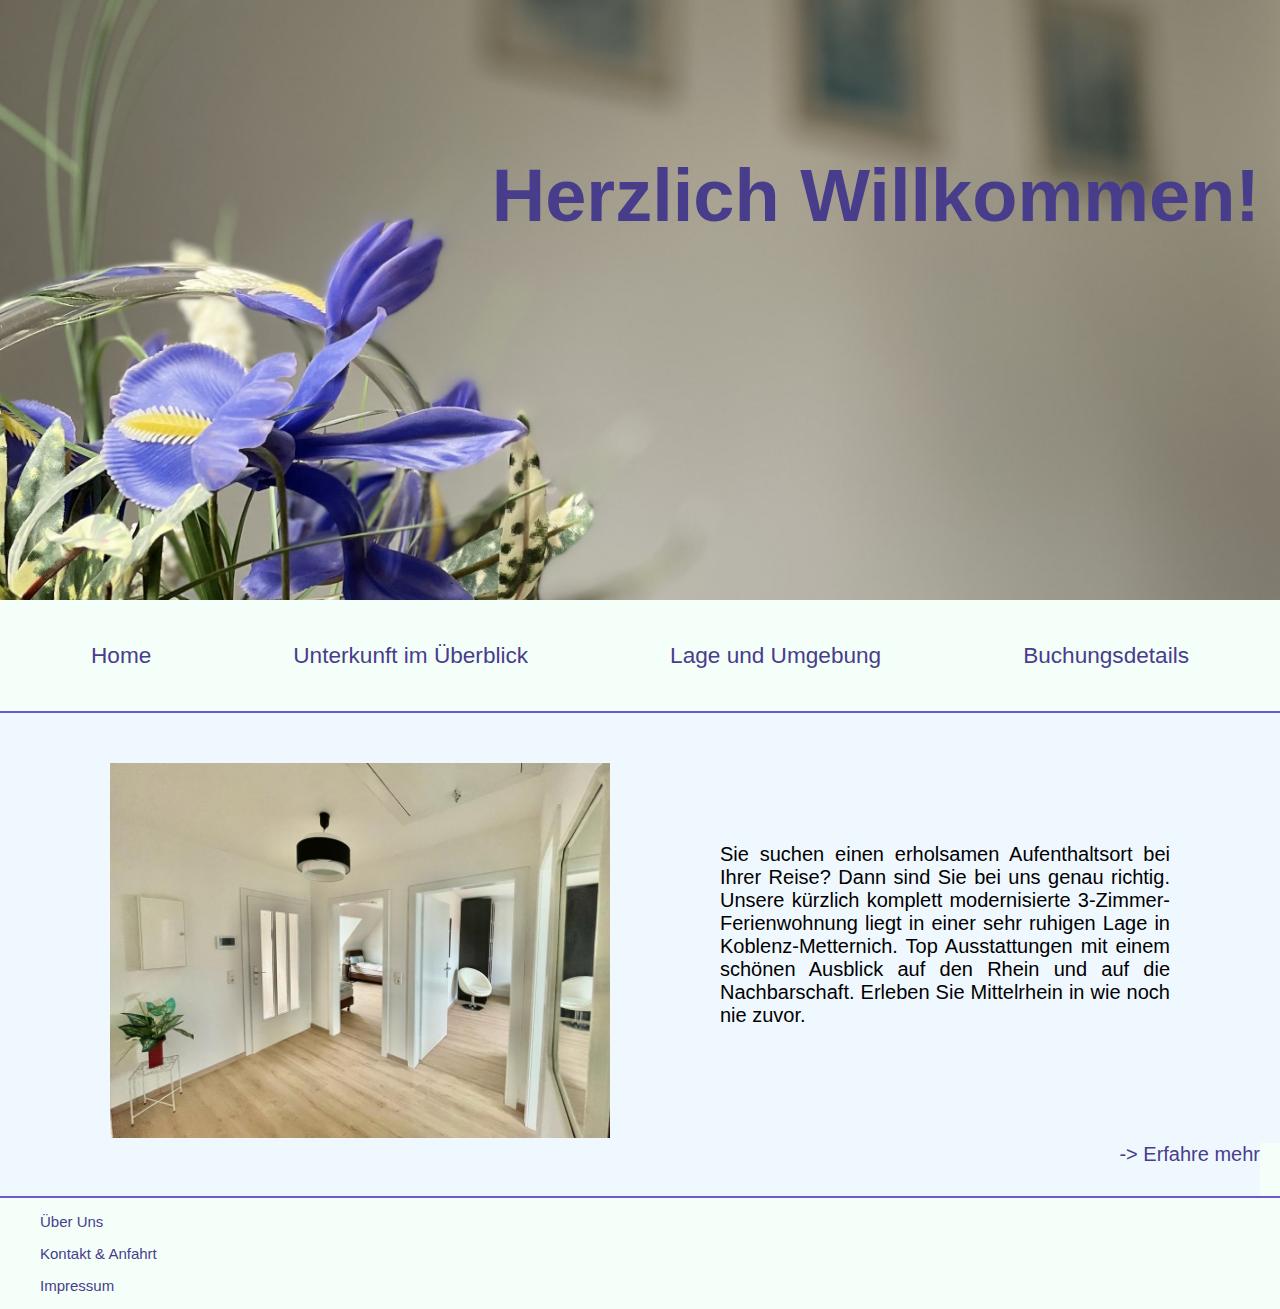
<file: index.html>
<!DOCTYPE html>
<html lang="de" class="home">
<head>
    <meta charset="utf-8">
    <title>Home</title>
    <link rel="stylesheet" href="css.css">
</head>

<body>
    <div class="header">
        <h1>Herzlich Willkommen!</h1>
    </div>

    <div class="menu">
        <ul>
            <li><a href="index.html">Home</a></li>
            <li><a href="überblick.html">Unterkunft im Überblick</a></li>
            <li><a href="umgebung.html">Lage und Umgebung</a></li>
            <li><a href="buchung.html">Buchungsdetails</a></li>
        </ul>
    </div>

    <div class="content">
        <a href="überblick.html"><img src="Flur.jpeg" alt="flur" width="500"/></a>
        <p>Sie suchen einen erholsamen Aufenthaltsort bei Ihrer Reise? Dann sind Sie bei uns genau richtig.
            Unsere kürzlich komplett modernisierte 3-Zimmer-Ferienwohnung liegt in einer sehr ruhigen Lage in Koblenz-Metternich.
            Top Ausstattungen mit einem schönen Ausblick auf den Rhein und auf die Nachbarschaft. 
            Erleben Sie Mittelrhein in wie noch nie zuvor.</p>
    </div>

    <div class="p">
        <p><a href="überblick.html">-> Erfahre mehr</a></p>
    </div>

    <div class="end">
        <p><a href="überuns.html">Über Uns</a></p>
        <p><a href="kontakt.html">Kontakt & Anfahrt</a></p>
        <p><a href="impressum.html">Impressum</a></p>
    </div>
</body>
</file>
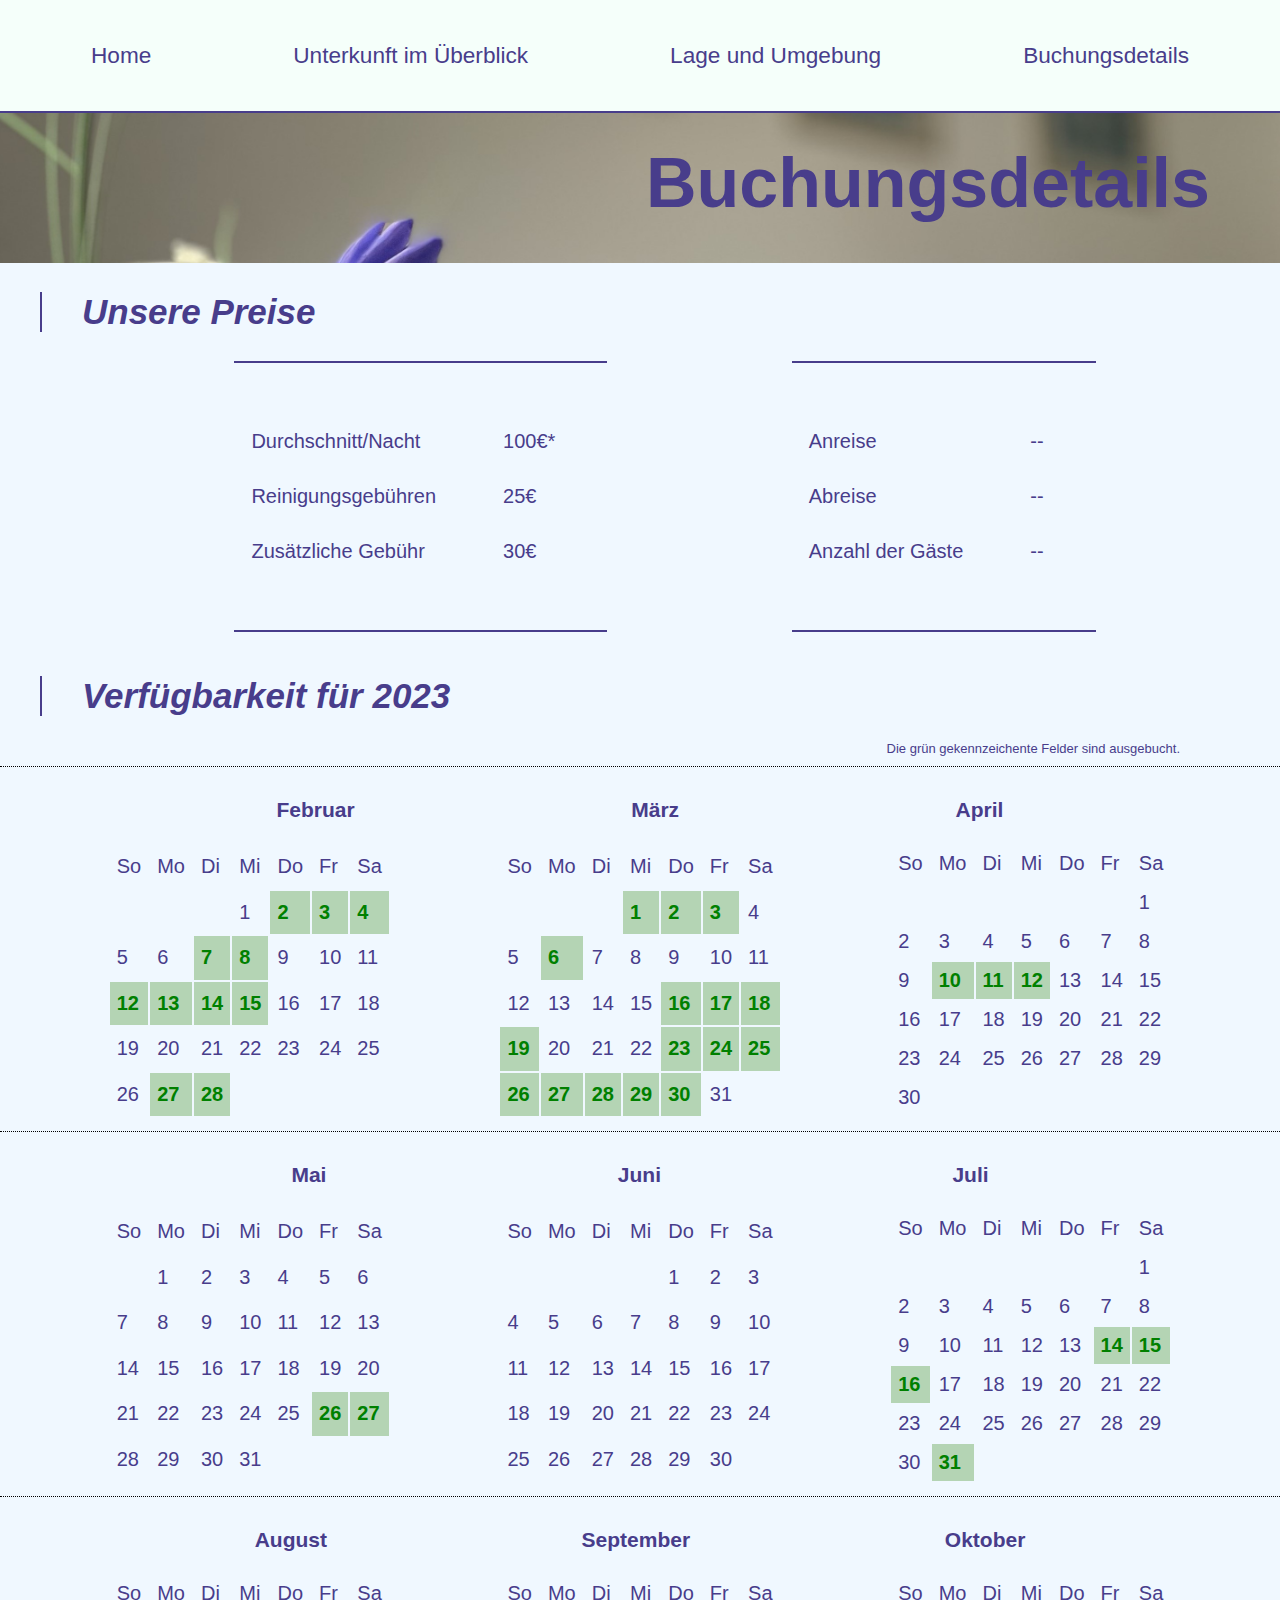
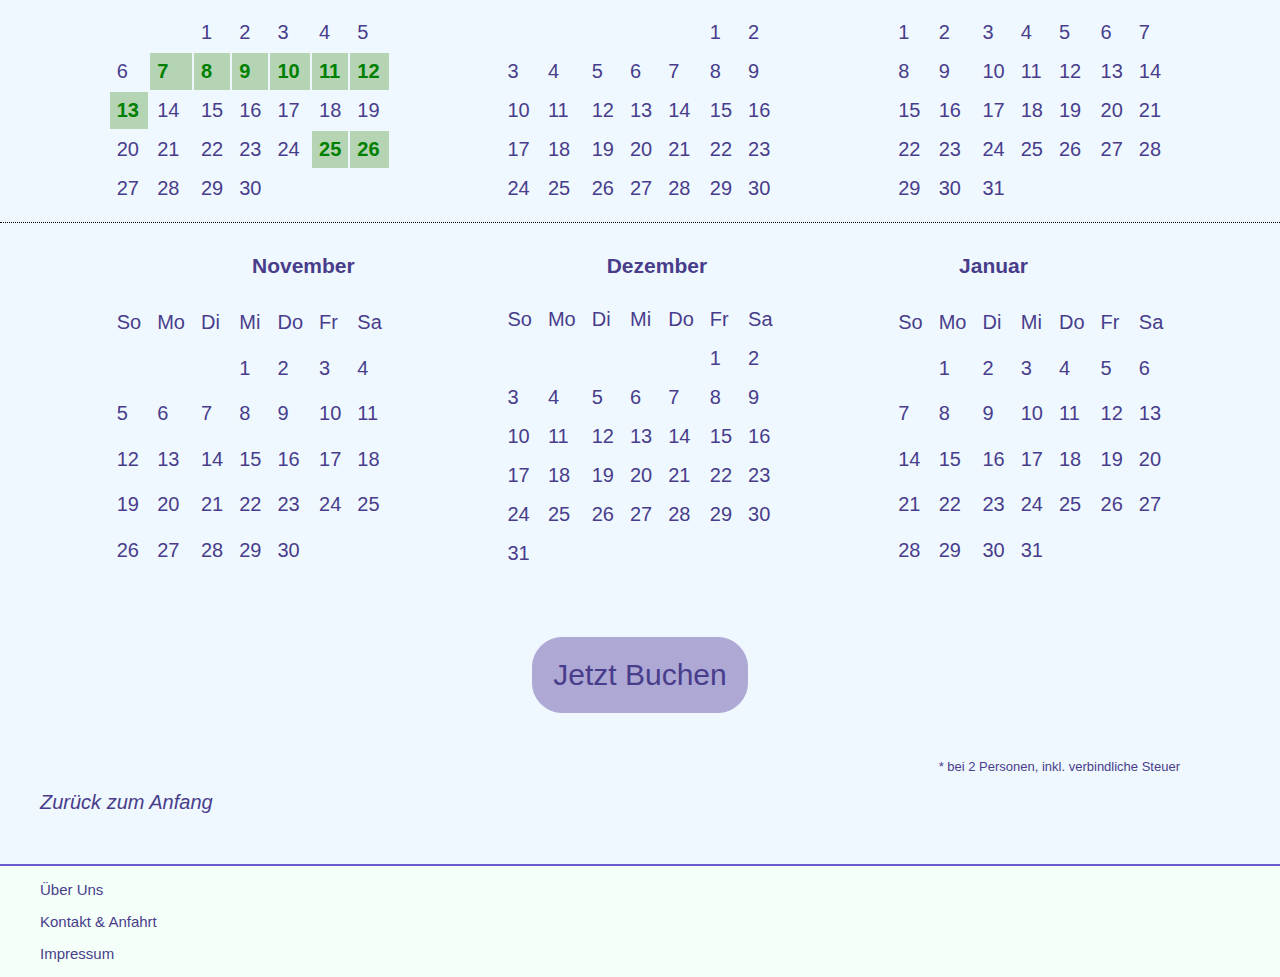
<file: buchung.html>
<!DOCTYPE html>
<html lang="de">
<head>
	<meta charset="utf-8" />
    <link rel="stylesheet" href="css.css">
    <title>Buchungsdetails</title>
</head>

<body>
    <div id="top">
        <div class="menu">
            <ul>
                <li><a href="index.html">Home</a></li>
                <li><a href="überblick.html">Unterkunft im Überblick</a></li>
                <li><a href="umgebung.html">Lage und Umgebung</a></li>
                <li><a href="buchung.html">Buchungsdetails</a></li>
            </ul>
        </div>
    </div>
   
    <div class="background">
        <div class="über">
            <h1>Buchungsdetails</h1>
        </div>
        
        <div class="headline-left">
          <h2>Unsere Preise</h2>
        </div>

        <div class="buchung">
            <table>
                <tr>
                    <td>Durchschnitt/Nacht</td>
                    <td><a href="#preis">100€*</a></td>
                </tr>
                <tr>
                    <td>Reinigungsgebühren</td>
                    <td>25€</td>
                </tr>
                <tr>
                    <td>Zusätzliche Gebühr</td>
                    <td>30€</td>
                </tr>
            </table>

            <table>
                <tr>
                    <td><a href="#verfügbarkeit">Anreise</a></td>
                    <td><a href="#verfügbarkeit">--</a></td>
                </tr>
                <tr>
                    <td><a href="#verfügbarkeit">Abreise</a></td>
                    <td><a href="#verfügbarkeit">--</a></td>
                </tr>
                <tr>
                    <td>Anzahl der Gäste</td>
                    <td>--</td>
                </tr>
            </table>
        </div>

        <div class="headline-left">
            <h2>Verfügbarkeit für 2023</h2> 
        </div>

        <div class="bemerkung">
            <p> Die grün gekennzeichente Felder sind ausgebucht.</p>
        </div>

        <div id="verfügbarkeit">
            <div class="monate">
                <p>Februar</p>
                <p>März</p>
                <p>April</p>
            </div>
            <div class="kalender">
                <table>
                    <tr> 
                        <td>So</td>
                        <td>Mo</td>
                        <td>Di</td>
                        <td>Mi</td>
                        <td>Do</td>
                        <td>Fr</td>
                        <td>Sa</td>
                    </tr>

                    <tr>
                        <td> </td>
                        <td> </td>
                        <td></td>
                        <td>1</td>
                        <td class="ausgebucht">2</td>
                        <td class="ausgebucht">3</td>
                        <td class="ausgebucht">4</td>
                    </tr>

                    <tr>
                        <td>5</td>
                        <td>6</td>
                        <td class="ausgebucht">7</td>
                        <td class="ausgebucht">8</td>
                        <td>9</td>
                        <td>10</td>
                        <td>11</td>
                    </tr>
                    
                    <tr>
                        <td class="ausgebucht">12</td>
                        <td class="ausgebucht">13</td>
                        <td class="ausgebucht">14</td>
                        <td class="ausgebucht">15</td>
                        <td>16</td>
                        <td>17</td>
                        <td>18</td>
                    </tr>

                    <tr>
                        <td>19</td>
                        <td>20</td>
                        <td>21</td>
                        <td>22</td>
                        <td>23</td>
                        <td>24</td>
                        <td>25</td>
                    </tr>

                    <tr>
                        <td>26</td>
                        <td class="ausgebucht">27</td>
                        <td class="ausgebucht">28</td>
                        <td></td>
                        <td></td>
                        <td></td>
                        <td></td>
                    </tr>
                </table>

                <table>
                    <tr>
                        <td>So</td>
                        <td>Mo</td>
                        <td>Di</td>
                        <td>Mi</td>
                        <td>Do</td>
                        <td>Fr</td>
                        <td>Sa</td>
                    </tr>
                    <tr>
                        <td></td>
                        <td></td>
                        <td></td>
                        <td class="ausgebucht">1</td>
                        <td class="ausgebucht">2</td>
                        <td class="ausgebucht">3</td>
                        <td>4</td>
                    </tr>
                    <tr>
                        <td>5</td>
                        <td class="ausgebucht">6</td>
                        <td>7</td>
                        <td>8</td>
                        <td>9</td>
                        <td>10</td>
                        <td>11</td>
                    </tr>
                    <tr>
                        <td>12</td>
                        <td>13</td>
                        <td>14</td>
                        <td>15</td>
                        <td class="ausgebucht">16</td>
                        <td class="ausgebucht">17</td>
                        <td class="ausgebucht">18</td>
                    </tr>
                    <tr>
                        <td class="ausgebucht">19</td>
                        <td>20</td>
                        <td>21</td>
                        <td>22</td>
                        <td class="ausgebucht">23</td>
                        <td class="ausgebucht">24</td>
                        <td class="ausgebucht">25</td>
                    </tr>
                    <tr>
                        <td class="ausgebucht">26</td>
                        <td class="ausgebucht">27</td>
                        <td class="ausgebucht">28</td>
                        <td class="ausgebucht">29</td>
                        <td class="ausgebucht">30</td>
                        <td>31</td>
                        <td></td>
                    </tr>
                </table>

                <table>
                    <tr>
                        <td>So</td>
                        <td>Mo</td>
                        <td>Di</td>
                        <td>Mi</td>
                        <td>Do</td>
                        <td>Fr</td>
                        <td>Sa</td>
                    </tr>

                    <tr>
                        <td></td>
                        <td></td>
                        <td></td>
                        <td></td>
                        <td></td>
                        <td></td>
                        <td>1</td>
                    </tr>

                    <tr>
                        <td>2</td>
                        <td>3</td>
                        <td>4</td>
                        <td>5</td>
                        <td>6</td>
                        <td>7</td>
                        <td>8</td>
                    </tr>
                    
                    <tr>
                        <td>9</td>
                        <td class="ausgebucht">10</td>
                        <td class="ausgebucht">11</td>
                        <td class="ausgebucht">12</td>
                        <td>13</td>
                        <td>14</td>
                        <td>15</td>
                    </tr>
                    <tr>
                        <td>16</td>
                        <td>17</td>
                        <td>18</td>
                        <td>19</td>
                        <td>20</td>
                        <td>21</td>
                        <td>22</td>
                    </tr>
                    <tr>
                        <td>23</td>
                        <td>24</td>
                        <td>25</td>
                        <td>26</td>
                        <td>27</td>
                        <td>28</td>
                        <td>29</td>
                    </tr>
                    
                    <tr>
                        <td>30</td>
                    </tr>
                </table>
            </div>

            <div class="monate">
                <p>Mai</p>
                <p>Juni</p>
                <p>Juli</p>
            </div>

            <div class="kalender">
           
                <table>
                    <tr> 
                        <td>So</td>
                        <td>Mo</td>
                        <td>Di</td>
                        <td>Mi</td>
                        <td>Do</td>
                        <td>Fr</td>
                        <td>Sa</td>
                    </tr>
                    <tr>
                        <td></td>
                        <td>1</td>
                        <td>2</td>
                        <td>3</td>
                        <td>4</td>
                        <td>5</td>
                        <td>6</td>
                    </tr>
                    <tr>
                        <td>7</td>
                        <td>8</td>
                        <td>9</td>
                        <td>10</td>
                        <td>11</td>
                        <td>12</td>
                        <td>13</td>
                    </tr>
                    <tr>
                        <td>14</td>
                        <td>15</td>
                        <td>16</td>
                        <td>17</td>
                        <td>18</td>
                        <td>19</td>
                        <td>20</td>
                    </tr>
                    <tr>
                        <td>21</td>
                        <td>22</td>
                        <td>23</td>
                        <td>24</td>
                        <td>25</td>
                        <td class="ausgebucht">26</td>
                        <td class="ausgebucht">27</td>
                    </tr>
                    <tr>
                        <td>28</td>
                        <td>29</td>
                        <td>30</td>
                        <td>31</td>
                        <td></td>
                        <td></td>
                        <td></td>
                    </tr>
    
                </table>
                <table>
                    <tr> 
                        <td>So</td>
                        <td>Mo</td>
                        <td>Di</td>
                        <td>Mi</td>
                        <td>Do</td>
                        <td>Fr</td>
                        <td>Sa</td>
                    </tr>
                    <tr>
                        <td></td>
                        <td></td>
                        <td></td>
                        <td></td>
                        <td>1</td>
                        <td>2</td>
                        <td>3</td>
                    </tr>
                    <tr>
                        <td>4</td>
                        <td>5</td>
                        <td>6</td>
                        <td>7</td>
                        <td>8</td>
                        <td>9</td>
                        <td>10</td>
                    </tr>
                    <tr>
                        <td>11</td>
                        <td>12</td>
                        <td>13</td>
                        <td>14</td>
                        <td>15</td>
                        <td>16</td>
                        <td>17</td>
                    </tr>
                    <tr>
                        <td>18</td>
                        <td>19</td>
                        <td>20</td>
                        <td>21</td>
                        <td>22</td>
                        <td>23</td>
                        <td>24</td>
                    </tr>
                    <tr>
                        <td>25</td>
                        <td>26</td>
                        <td>27</td>
                        <td>28</td>
                        <td>29</td>
                        <td>30</td>
                        <td></td>
                    </tr>
                </table>

                <table>
                    <tr> 
                        <td>So</td>
                        <td>Mo</td>
                        <td>Di</td>
                        <td>Mi</td>
                        <td>Do</td>
                        <td>Fr</td>
                        <td>Sa</td>
                    </tr>
                    <tr>
                        <td></td>
                        <td></td>
                        <td></td>
                        <td></td>
                        <td></td>
                        <td></td>
                        <td>1</td>
                    </tr>
                    <tr>
                        <td>2</td>
                        <td>3</td>
                        <td>4</td>
                        <td>5</td>
                        <td>6</td>
                        <td>7</td>
                        <td>8</td>
                    </tr>
                    <tr>
                        <td>9</td>
                        <td>10</td>
                        <td>11</td>
                        <td>12</td>
                        <td>13</td>
                        <td class="ausgebucht">14</td>
                        <td class="ausgebucht">15</td>
                    </tr>
                    <tr>
                        <td class="ausgebucht">16</td>
                        <td>17</td>
                        <td>18</td>
                        <td>19</td>
                        <td>20</td>
                        <td>21</td>
                        <td>22</td>
                    </tr>
                    <tr>
                        <td>23</td>
                        <td>24</td>
                        <td>25</td>
                        <td>26</td>
                        <td>27</td>
                        <td>28</td>
                        <td>29</td>
                    </tr>
                    
                    <tr>
                        <td>30</td>
                        <td class="ausgebucht">31</td>
                        <td></td>
                        <td></td>
                        <td></td>
                        <td></td>
                        <td></td>
                    </tr>
    
                </table>
            </div>

            <div class="monate">
                <p>August</p>
                <p>September</p>
                <p>Oktober</p>
            </div>

            <div class="kalender">
                <table>
                    <tr> 
                        <td>So</td>
                        <td>Mo</td>
                        <td>Di</td>
                        <td>Mi</td>
                        <td>Do</td>
                        <td>Fr</td>
                        <td>Sa</td>
                    </tr>
                    <tr>
                        <td></td>
                        <td></td>
                        <td>1</td>
                        <td>2</td>
                        <td>3</td>
                        <td>4</td>
                        <td>5</td>
                    </tr>
                    <tr>
                        <td>6</td>
                        <td class="ausgebucht">7</td>
                        <td class="ausgebucht">8</td>
                        <td class="ausgebucht">9</td>
                        <td class="ausgebucht">10</td>
                        <td class="ausgebucht">11</td>
                        <td class="ausgebucht">12</td>
                    </tr>
                    <tr>
                        <td class="ausgebucht">13</td>
                        <td>14</td>
                        <td>15</td>
                        <td>16</td>
                        <td>17</td>
                        <td>18</td>
                        <td>19</td>
                    </tr>
                    <tr>
                        <td>20</td>
                        <td>21</td>
                        <td>22</td>
                        <td>23</td>
                        <td>24</td>
                        <td class="ausgebucht">25</td>
                        <td class="ausgebucht">26</td>
                    </tr>
                    <tr>
                        <td>27</td>
                        <td>28</td>
                        <td>29</td>
                        <td>30</td>
                        <td></td>
                        <td></td>
                        <td></td>
                    </tr>
    
                </table>
                <table>
                    <tr> 
                        <td>So</td>
                        <td>Mo</td>
                        <td>Di</td>
                        <td>Mi</td>
                        <td>Do</td>
                        <td>Fr</td>
                        <td>Sa</td>
                    </tr>
                    <tr>
                        <td></td>
                        <td></td>
                        <td></td>
                        <td></td>
                        <td></td>
                        <td>1</td>
                        <td>2</td>
                    </tr>
                    <tr>
                        <td>3</td>
                        <td>4</td>
                        <td>5</td>
                        <td>6</td>
                        <td>7</td>
                        <td>8</td>
                        <td>9</td>
                    </tr>
                    <tr>
                        <td>10</td>
                        <td>11</td>
                        <td>12</td>
                        <td>13</td>
                        <td>14</td>
                        <td>15</td>
                        <td>16</td>
                    </tr>
                    <tr>
                        <td>17</td>
                        <td>18</td>
                        <td>19</td>
                        <td>20</td>
                        <td>21</td>
                        <td>22</td>
                        <td>23</td>
                    </tr>
                    <tr>
                        <td>24</td>
                        <td>25</td>
                        <td>26</td>
                        <td>27</td>
                        <td>28</td>
                        <td>29</td>
                        <td>30</td>
                    </tr>
                    
                </table>

                <table>
                    <tr> 
                        <td>So</td>
                        <td>Mo</td>
                        <td>Di</td>
                        <td>Mi</td>
                        <td>Do</td>
                        <td>Fr</td>
                        <td>Sa</td>
                    </tr>
                    <tr>
                        <td>1</td>
                        <td>2</td>
                        <td>3</td>
                        <td>4</td>
                        <td>5</td>
                        <td>6</td>
                        <td>7</td>
                    </tr>
                    <tr>
                        <td>8</td>
                        <td>9</td>
                        <td>10</td>
                        <td>11</td>
                        <td>12</td>
                        <td>13</td>
                        <td>14</td>
                    </tr>
                    <tr>
                        <td>15</td>
                        <td>16</td>
                        <td>17</td>
                        <td>18</td>
                        <td>19</td>
                        <td>20</td>
                        <td>21</td>
                    </tr>
                    <tr>
                        <td>22</td>
                        <td>23</td>
                        <td>24</td>
                        <td>25</td>
                        <td>26</td>
                        <td>27</td>
                        <td>28</td>
                    </tr>
                    <tr>
                        <td>29</td>
                        <td>30</td>
                        <td>31</td>
                        <td></td>
                        <td></td>
                        <td></td>
                        <td></td>
                    </tr>
    
                </table>
            </div>

            <div class="monate">
                <p>November</p>
                <p>Dezember</p>
                <p>Januar</p>
            </div>

            <div class="kalender">
                <table>
                    <tr> 
                        <td>So</td>
                        <td>Mo</td>
                        <td>Di</td>
                        <td>Mi</td>
                        <td>Do</td>
                        <td>Fr</td>
                        <td>Sa</td>
                    </tr>
                    <tr>
                        <td></td>
                        <td></td>
                        <td></td>
                        <td>1</td>
                        <td>2</td>
                        <td>3</td>
                        <td>4</td>
                    </tr>
                    <tr>
                        <td>5</td>
                        <td>6</td>
                        <td>7</td>
                        <td>8</td>
                        <td>9</td>
                        <td>10</td>
                        <td>11</td>
                    </tr>
                    <tr>
                        <td>12</td>
                        <td>13</td>
                        <td>14</td>
                        <td>15</td>
                        <td>16</td>
                        <td>17</td>
                        <td>18</td>
                    </tr>
                    <tr>
                        <td>19</td>
                        <td>20</td>
                        <td>21</td>
                        <td>22</td>
                        <td>23</td>
                        <td>24</td>
                        <td>25</td>
                    </tr>
                    <tr>
                        <td>26</td>
                        <td>27</td>
                        <td>28</td>
                        <td>29</td>
                        <td>30</td>
                        <td></td>
                        <td></td>
                    </tr>
    
                </table>
                <table>
                    <tr> 
                        <td>So</td>
                        <td>Mo</td>
                        <td>Di</td>
                        <td>Mi</td>
                        <td>Do</td>
                        <td>Fr</td>
                        <td>Sa</td>
                    </tr>
                    <tr>
                        <td></td>
                        <td></td>
                        <td></td>
                        <td></td>
                        <td></td>
                        <td>1</td>
                        <td>2</td>
                    </tr>
                    <tr>
                        <td>3</td>
                        <td>4</td>
                        <td>5</td>
                        <td>6</td>
                        <td>7</td>
                        <td>8</td>
                        <td>9</td>
                    </tr>
                    <tr>
                        <td>10</td>
                        <td>11</td>
                        <td>12</td>
                        <td>13</td>
                        <td>14</td>
                        <td>15</td>
                        <td>16</td>
                    </tr>
                    <tr>
                        <td>17</td>
                        <td>18</td>
                        <td>19</td>
                        <td>20</td>
                        <td>21</td>
                        <td>22</td>
                        <td>23</td>
                    </tr>
                    <tr>
                        <td>24</td>
                        <td>25</td>
                        <td>26</td>
                        <td>27</td>
                        <td>28</td>
                        <td>29</td>
                        <td>30</td>
                    </tr>
                    <tr>
                        <td>31</td>
                        <td></td>
                        <td></td>
                        <td></td>
                        <td></td>
                        <td></td>
                        <td></td>
                    </tr>
                </table>

                <table>
                    <tr> 
                        <td>So</td>
                        <td>Mo</td>
                        <td>Di</td>
                        <td>Mi</td>
                        <td>Do</td>
                        <td>Fr</td>
                        <td>Sa</td>
                    </tr>
                    <tr>
                        <td></td>
                        <td>1</td>
                        <td>2</td>
                        <td>3</td>
                        <td>4</td>
                        <td>5</td>
                        <td>6</td>
                    </tr>
                    <tr>
                        <td>7</td>
                        <td>8</td>
                        <td>9</td>
                        <td>10</td>
                        <td>11</td>
                        <td>12</td>
                        <td>13</td>
                    </tr>
                    <tr>
                        <td>14</td>
                        <td>15</td>
                        <td>16</td>
                        <td>17</td>
                        <td>18</td>
                        <td>19</td>
                        <td>20</td>
                    </tr>
                    <tr>
                        <td>21</td>
                        <td>22</td>
                        <td>23</td>
                        <td>24</td>
                        <td>25</td>
                        <td>26</td>
                        <td>27</td>
                    </tr>
                    <tr>
                        <td>28</td>
                        <td>29</td>
                        <td>30</td>
                        <td>31</td>
                        <td></td>
                        <td></td>
                        <td></td>
                    </tr>
    
                </table>
            </div>
        </div>

        <div class="jetzt">
            <p><a href="buchungsdaten.html">Jetzt Buchen</a></p>
        </div>

        <div id="preis">
            <div class="bemerkung">
                <p>* bei 2 Personen, inkl. verbindliche Steuer</p>
            </div>
        </div>

        <div class="zurück">
            <p><a href="#top">Zurück zum Anfang</a></p>
        </div>
    </div>
   
   
    <div class="end">
        <p><a href="überuns.html">Über Uns</a></p>
        <p><a href="kontakt.html">Kontakt & Anfahrt</a></p>
        <p><a href="impressum.html">Impressum</a></p>
    </div>
</body>
</file>
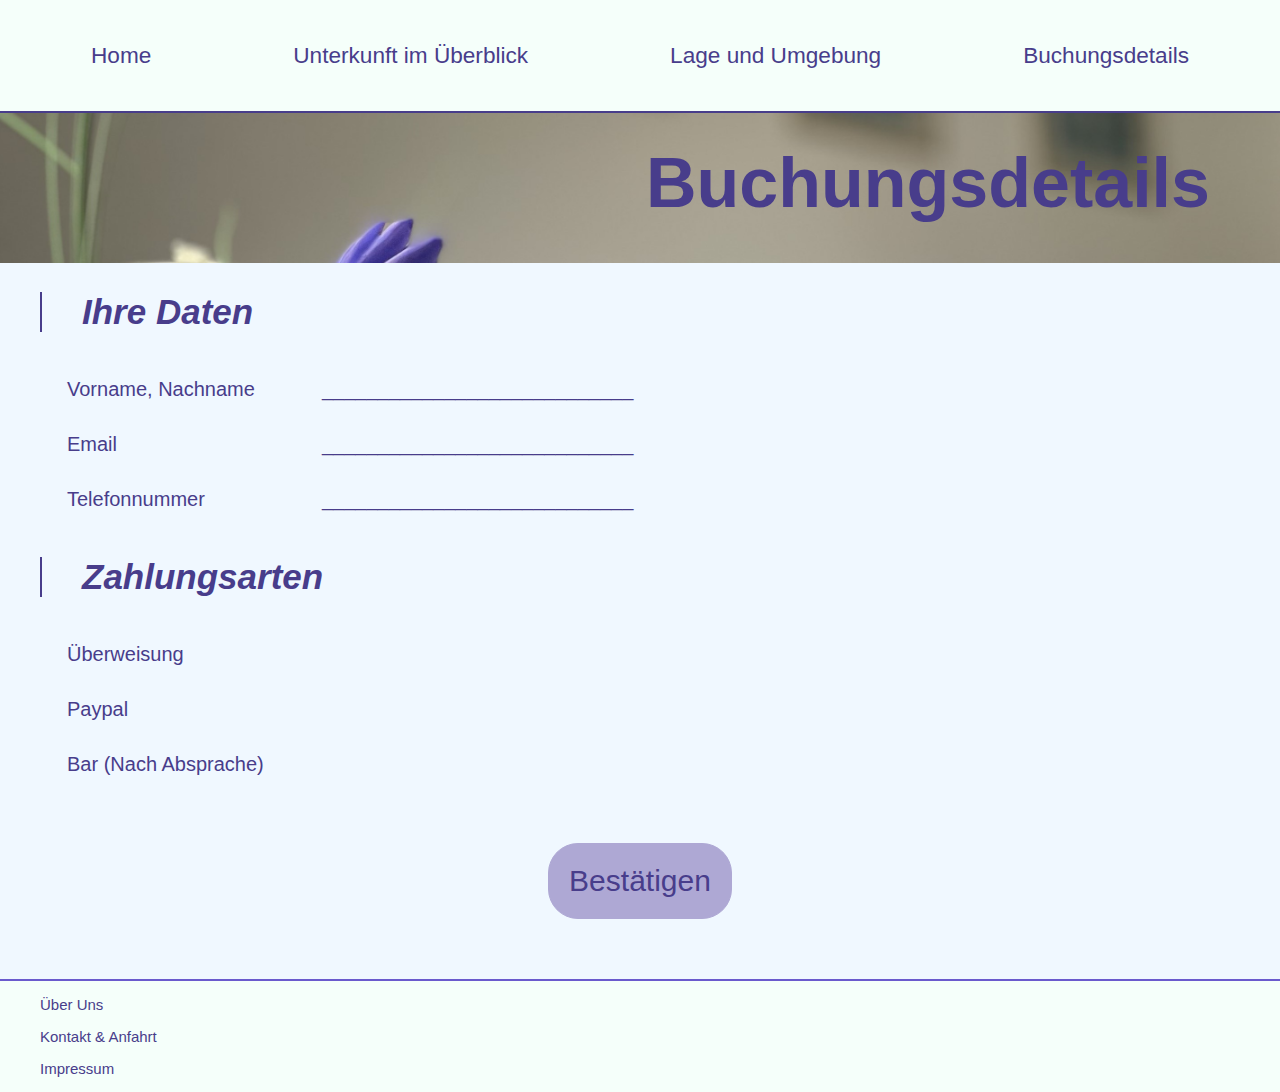
<file: buchungsdaten.html>
<!DOCTYPE html>
<html lang="de">
<head>
	<meta charset="utf-8" />
    <link rel="stylesheet" href="css.css">
    <title>Buchungsdetails</title>
</head>

<body>
    <div id="top">
        <div class="menu">
            <ul>
                <li><a href="index.html">Home</a></li>
                <li><a href="überblick.html">Unterkunft im Überblick</a></li>
                <li><a href="umgebung.html">Lage und Umgebung</a></li>
                <li><a href="buchung.html">Buchungsdetails</a></li>
            </ul>
        </div>
    </div>
   
    <div class="background">

        <div class="über">
            <h1>Buchungsdetails</h1>
        </div>

        <div class="headline-left">
            <h2>Ihre Daten</h2>
        </div>

        <div class="zahlung">
            <table>
                <tr>
                    <td>Vorname, Nachname</td>
                    <td>____________________________</td>
                </tr>
                <tr>
                    <td>Email</td>
                    <td>____________________________</td>
                </tr>
                <tr>
                    <td>Telefonnummer</td>
                    <td>____________________________</td>
                </tr>
            </table>
        </div>

        <div class="headline-left">
            <h2>Zahlungsarten</h2>
        </div>

        <div class="zahlung">
            <table>
                <tr>
                    <td>Überweisung</td>
                </tr>
                <tr>
                    <td>Paypal</td>
                </tr>
                <tr>
                    <td>Bar (Nach Absprache)</td>
                </tr>
            </table>
        </div>

        <div class="jetzt">
            <p><a href="vielendank.html">Bestätigen</a></p>
        </div>
    </div> 
    
    <div class="end">
        <p><a href="überuns.html">Über Uns</a></p>
        <p><a href="kontakt.html">Kontakt & Anfahrt</a></p>
        <p><a href="impressum.html">Impressum</a></p>
    </div>
</body>
</file>
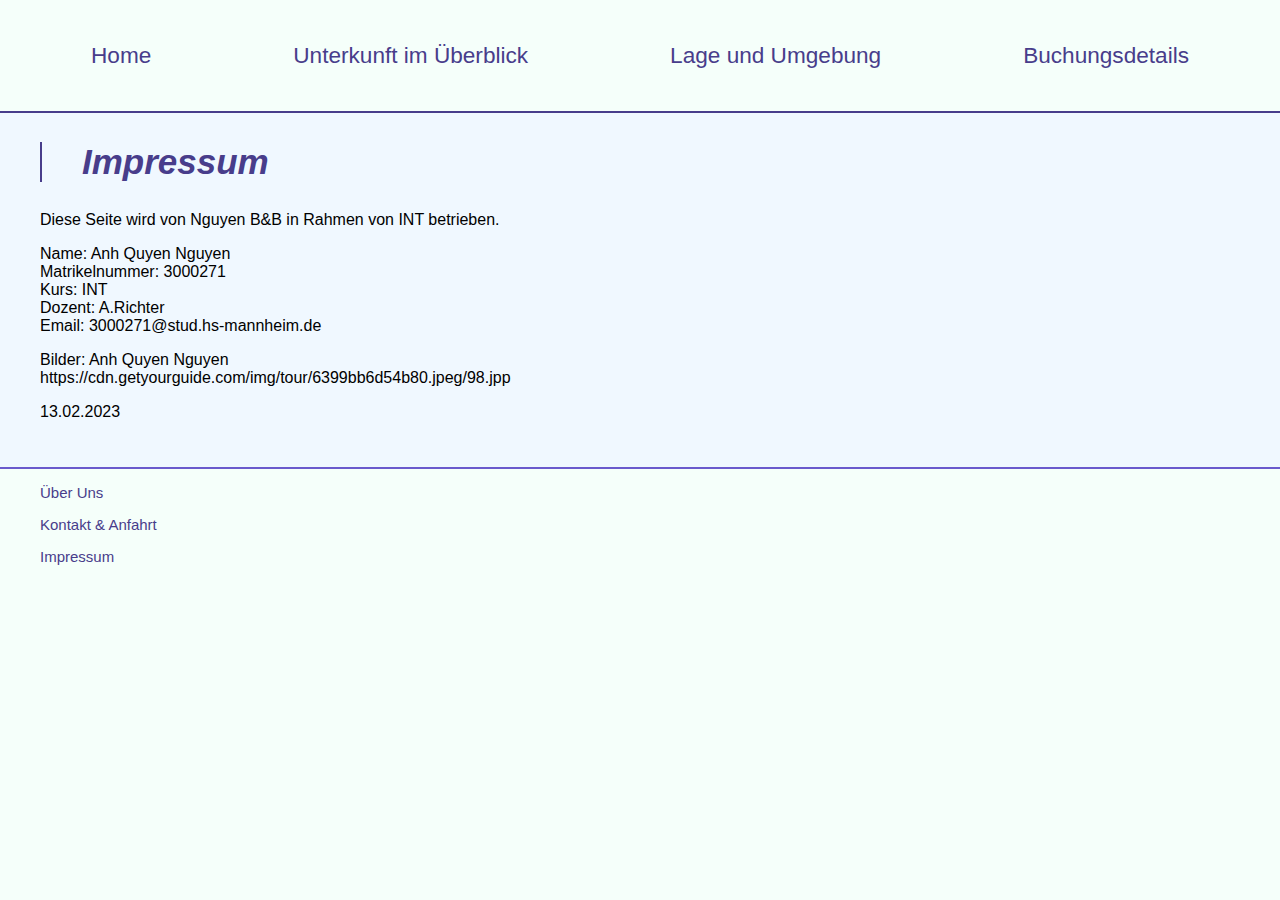
<file: impressum.html>
<!DOCTYPE html>
<html lang="de">
<head>
	<meta charset="utf-8" />
    <link rel="stylesheet" href="css.css">
    <title>Impressum</title>
</head>
<body>
    <div id="top">
        <div class="menu">
            <ul>
                <li><a href="index.html">Home</a></li>
                <li><a href="überblick.html">Unterkunft im Überblick</a></li>
                <li><a href="umgebung.html">Lage und Umgebung</a></li>
                <li><a href="buchung.html">Buchungsdetails</a></li>
            </ul>
        </div>
    </div>

    <div class="background">
        <div class="headline-left">
            <h2>Impressum</h2>
        </div>

        <div class="impressum">
            <ul>
                <li>Diese Seite wird von Nguyen B&B in Rahmen von INT betrieben.</li>
                <p></p>
                <li>Name: Anh Quyen Nguyen</li>
                <li>Matrikelnummer: 3000271</li>
                <li>Kurs: INT</li>
                <li>Dozent: A.Richter</li>
                <li>Email: 3000271@stud.hs-mannheim.de</li>
                <p></p>
                <li>Bilder: Anh Quyen Nguyen</li>
                <li>https://cdn.getyourguide.com/img/tour/6399bb6d54b80.jpeg/98.jpp</li>
                <p>
                    <time datetime="2023-02-13">13.02.2023</time>
                </p>
            </ul>
        </div>
    </div>

    <div class="end">
        <p><a href="überuns.html">Über Uns</a></p>
        <p><a href="kontakt.html">Kontakt & Anfahrt</a></p>
        <p><a href="impressum.html">Impressum</a></p>
    </div>
</body>
</file>
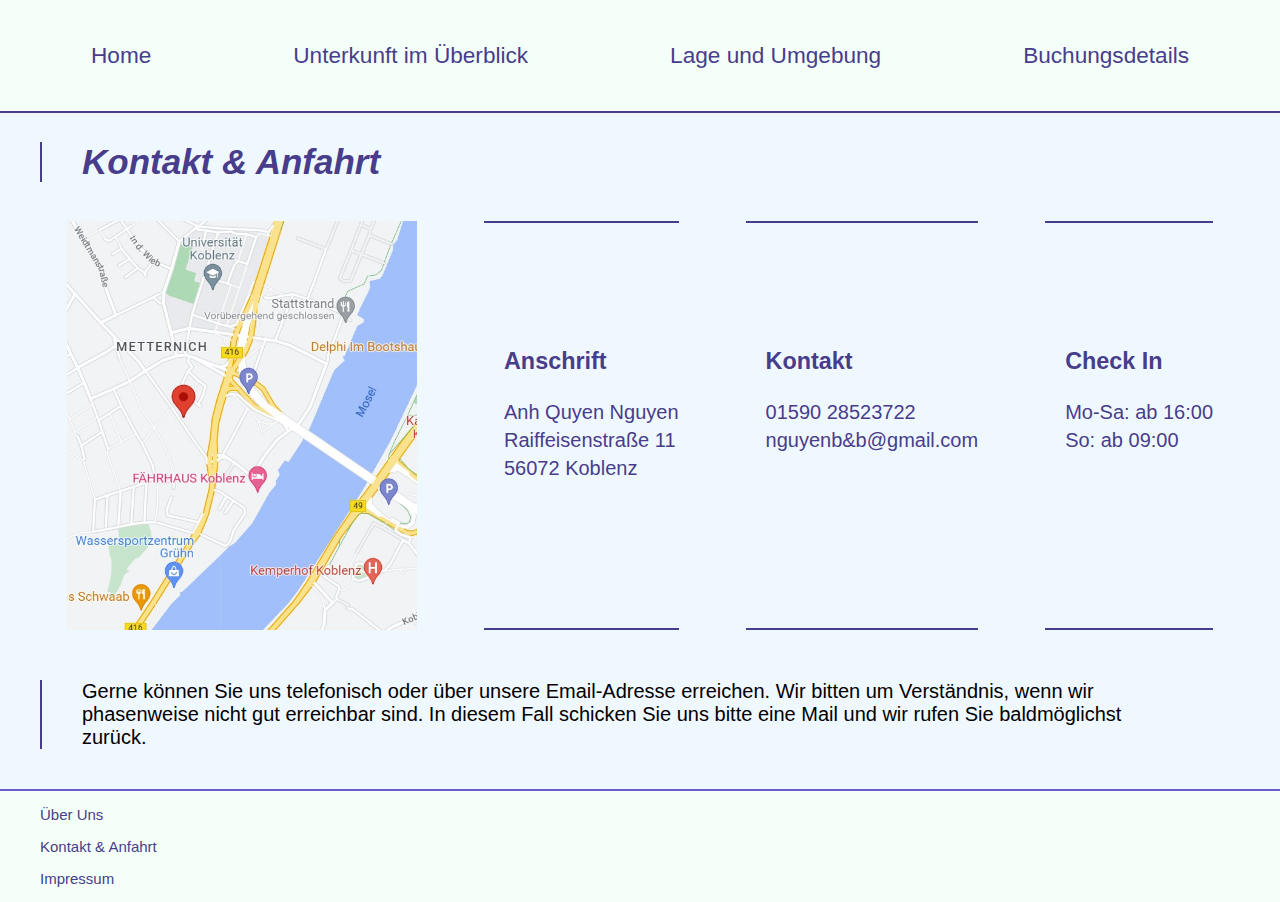
<file: kontakt.html>
<!DOCTYPE html>
<html lang="de">
<head>
	<meta charset="utf-8" />
    <link rel="stylesheet" href="css.css">
    <title>Kontakt</title>
</head>
<body>
    <div id="top">
        <div class="menu">
            <ul>
                <li><a href="index.html">Home</a></li>
                <li><a href="überblick.html">Unterkunft im Überblick</a></li>
                <li><a href="umgebung.html">Lage und Umgebung</a></li>
                <li><a href="buchung.html">Buchungsdetails</a></li>
            </ul>
        </div>
    </div>

    <div class="background">
        <div class="headline-left">
            <h2>Kontakt & Anfahrt</h2>
        </div>
        
        <div class="kontakt">
            <img src="map.jpg" alt="Map" width="350"/> 
            <ul> 
                <h3>Anschrift</h3>
                <li>Anh Quyen Nguyen</li>
                <li>Raiffeisenstraße 11</li>
                <li>56072 Koblenz</li>
            </ul>
            <ul> 
                <h3>Kontakt</h3>
                <li>01590 28523722</li>
                <li>nguyenb&b@gmail.com</li>
            </ul>
            <ul> 
                <h3>Check In</h3>
                <li>Mo-Sa: ab 16:00</li>
                <li>So: ab 09:00</li>
            </ul>
        </div>
        
        <div class="text-unten-kontakt">
        <p>Gerne können Sie uns telefonisch oder über unsere Email-Adresse erreichen.
            Wir bitten um Verständnis, wenn wir phasenweise nicht gut erreichbar sind. 
            In diesem Fall schicken Sie uns bitte eine Mail und wir rufen Sie baldmöglichst zurück.</p>

        </div>
    </div>

    <div class="end">
        <p><a href="überuns.html">Über Uns</a></p>
        <p><a href="kontakt.html">Kontakt & Anfahrt</a></p>
        <p><a href="impressum.html">Impressum</a></p>
    </div>
</body>
</file>
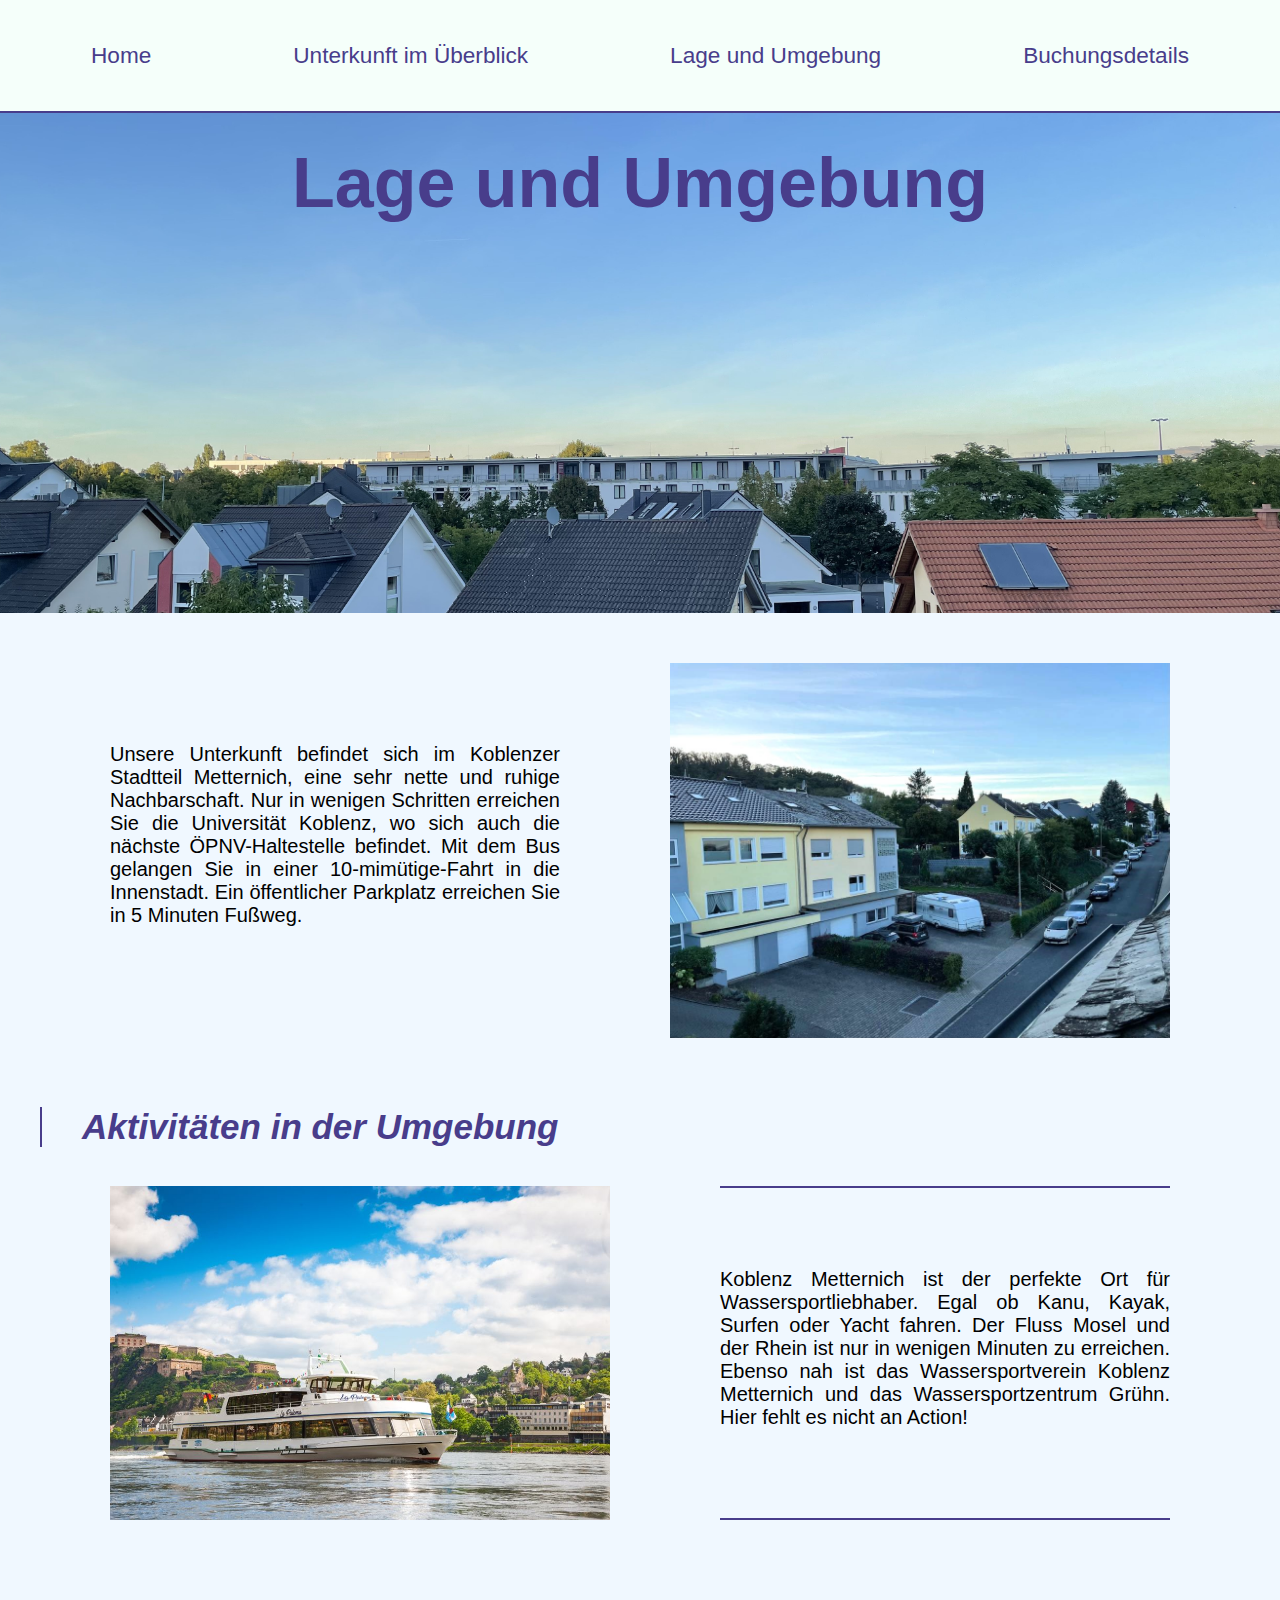
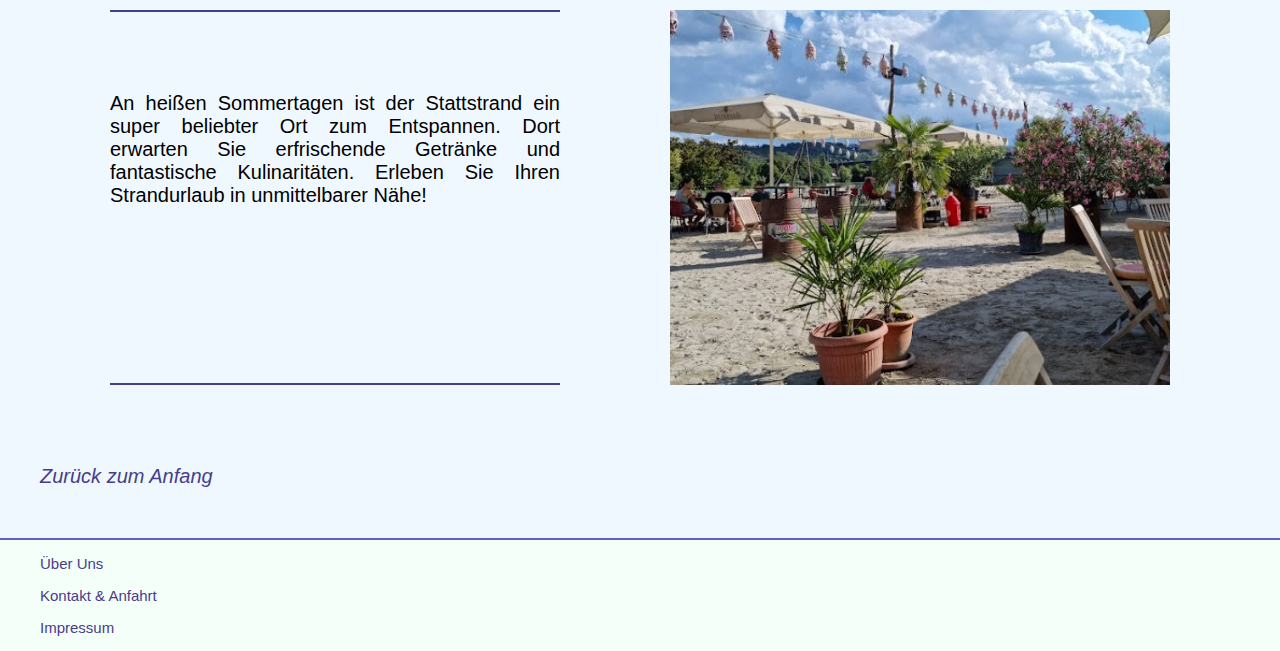
<file: umgebung.html>
<!DOCTYPE html>
<html lang="de">
<head>
	<meta charset="utf-8" />
    <link rel="stylesheet" href="css.css">
    <title>Lage und Umgebung</title>
</head>

<body>
    <div id="top">
        <div class="menu">
            <ul>
                <li><a href="index.html">Home</a></li>
                <li><a href="überblick.html">Unterkunft im Überblick</a></li>
                <li><a href="umgebung.html">Lage und Umgebung</a></li>
                <li><a href="buchung.html">Buchungsdetails</a></li>
            </ul>
        </div>
    </div>
   
    <div class="background">
        <div class="lage">
        <h1>Lage und Umgebung</h1>
        </div>

        <div class="umgebung">
           <p>Unsere Unterkunft befindet sich im Koblenzer Stadtteil Metternich, eine sehr nette und ruhige Nachbarschaft.
            Nur in wenigen Schritten erreichen Sie die Universität Koblenz, wo sich auch die nächste ÖPNV-Haltestelle befindet. 
            Mit dem Bus gelangen Sie in einer 10-mimütige-Fahrt in die Innenstadt. Ein öffentlicher Parkplatz erreichen Sie in 5 Minuten
            Fußweg.</p> 
            <img src="str.jpeg" alt="Umgebung" width="500" height="375"/>
        </div>

        <div class="headline-left">
            <h2>Aktivitäten in der Umgebung</h2>
        </div>

        <div class="activities">
            <img src="145.jpg" alt="Küche" width="500"/>
            <p>Koblenz Metternich ist der perfekte Ort für Wassersportliebhaber. Egal ob Kanu, Kayak, Surfen oder Yacht fahren. 
                Der Fluss Mosel und der Rhein ist nur in wenigen Minuten zu erreichen. Ebenso nah ist das Wassersportverein Koblenz Metternich und das Wassersportzentrum Grühn.
                Hier fehlt es nicht an Action! </p>
        </div>

        <div class="activities">
            <p>An heißen Sommertagen ist der Stattstrand ein super beliebter Ort zum Entspannen. Dort erwarten Sie erfrischende Getränke und fantastische Kulinaritäten.
                Erleben Sie Ihren Strandurlaub in unmittelbarer Nähe!  
            </p>
            <img src="stattstrand.jpg" alt="Küche" width="500" height="375"/>
        </div>



        <div class="zurück">
            <p><a href="#top">Zurück zum Anfang</a></p>
        </div>
    

    </div>

    <div class="end">
        <p><a href="überuns.html">Über Uns</a></p>
        <p><a href="kontakt.html">Kontakt & Anfahrt</a></p>
        <p><a href="impressum.html">Impressum</a></p>
    </div>
</body>
</file>
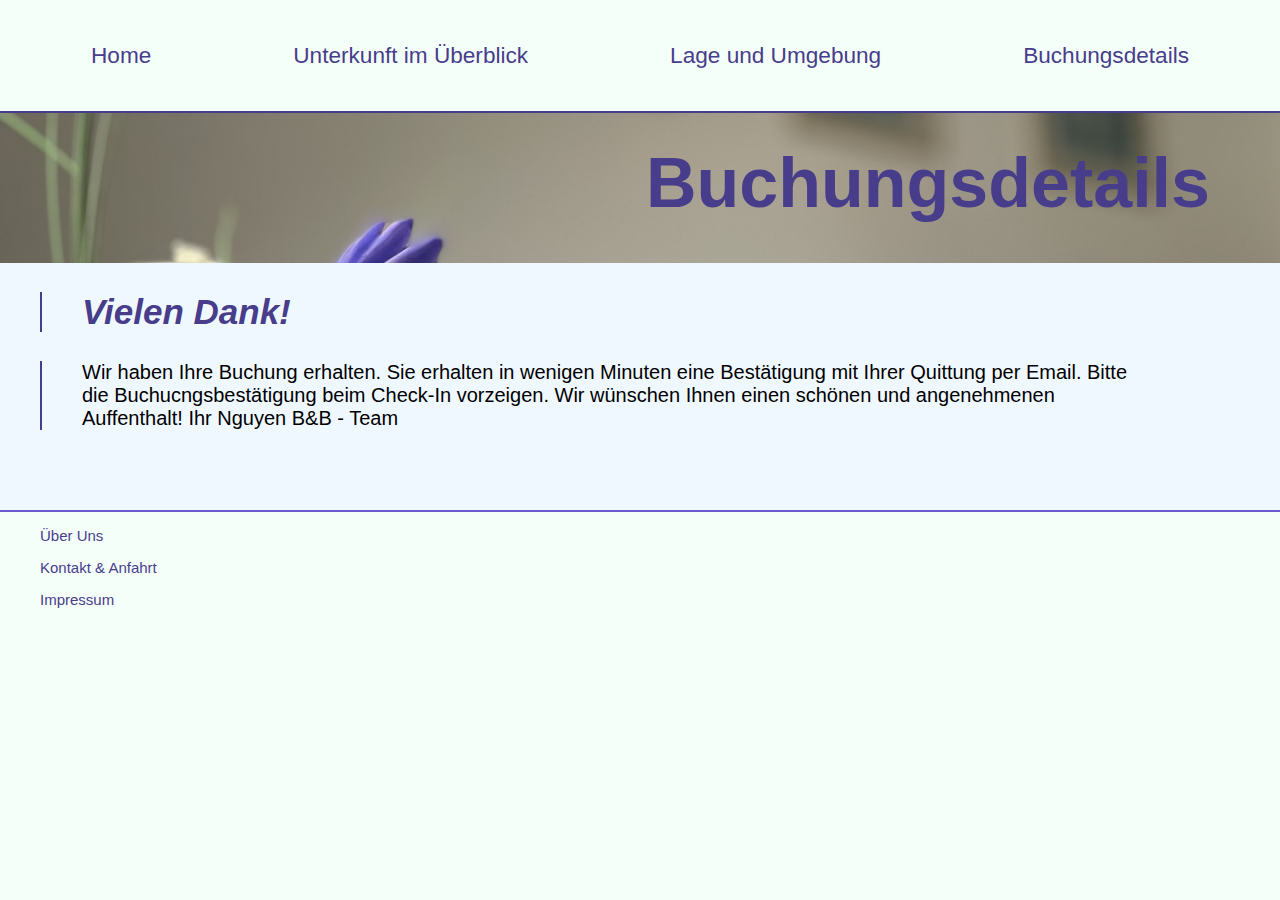
<file: vielendank.html>
<!DOCTYPE html>
<html lang="de">
<head>
	<meta charset="utf-8" />
    <link rel="stylesheet" href="css.css">
    <title>Buchungsdetails</title>
</head>

<body>
    <div id="top">
        <div class="menu">
            <ul>
                <li><a href="index.html">Home</a></li>
                <li><a href="überblick.html">Unterkunft im Überblick</a></li>
                <li><a href="umgebung.html">Lage und Umgebung</a></li>
                <li><a href="buchung.html">Buchungsdetails</a></li>
            </ul>
        </div>
    </div>
   
    <div class="background">

        <div class="über">
            <h1>Buchungsdetails</h1>
        </div>

            <div class="headline-left">
                <h2>Vielen Dank!</h2>
            </div>

            <div class="text-unten">
                <p>Wir haben Ihre Buchung erhalten. Sie erhalten in wenigen Minuten eine Bestätigung mit Ihrer Quittung per Email.
                    Bitte die Buchucngsbestätigung beim Check-In vorzeigen. Wir wünschen Ihnen einen schönen und angenehmenen Auffenthalt!
                    Ihr Nguyen B&B - Team</p>
                
            </div>
         
    </div>

    <div class="end">
        <p><a href="überuns.html">Über Uns</a></p>
        <p><a href="kontakt.html">Kontakt & Anfahrt</a></p>
        <p><a href="impressum.html">Impressum</a></p>
    </div>
</body>
</file>
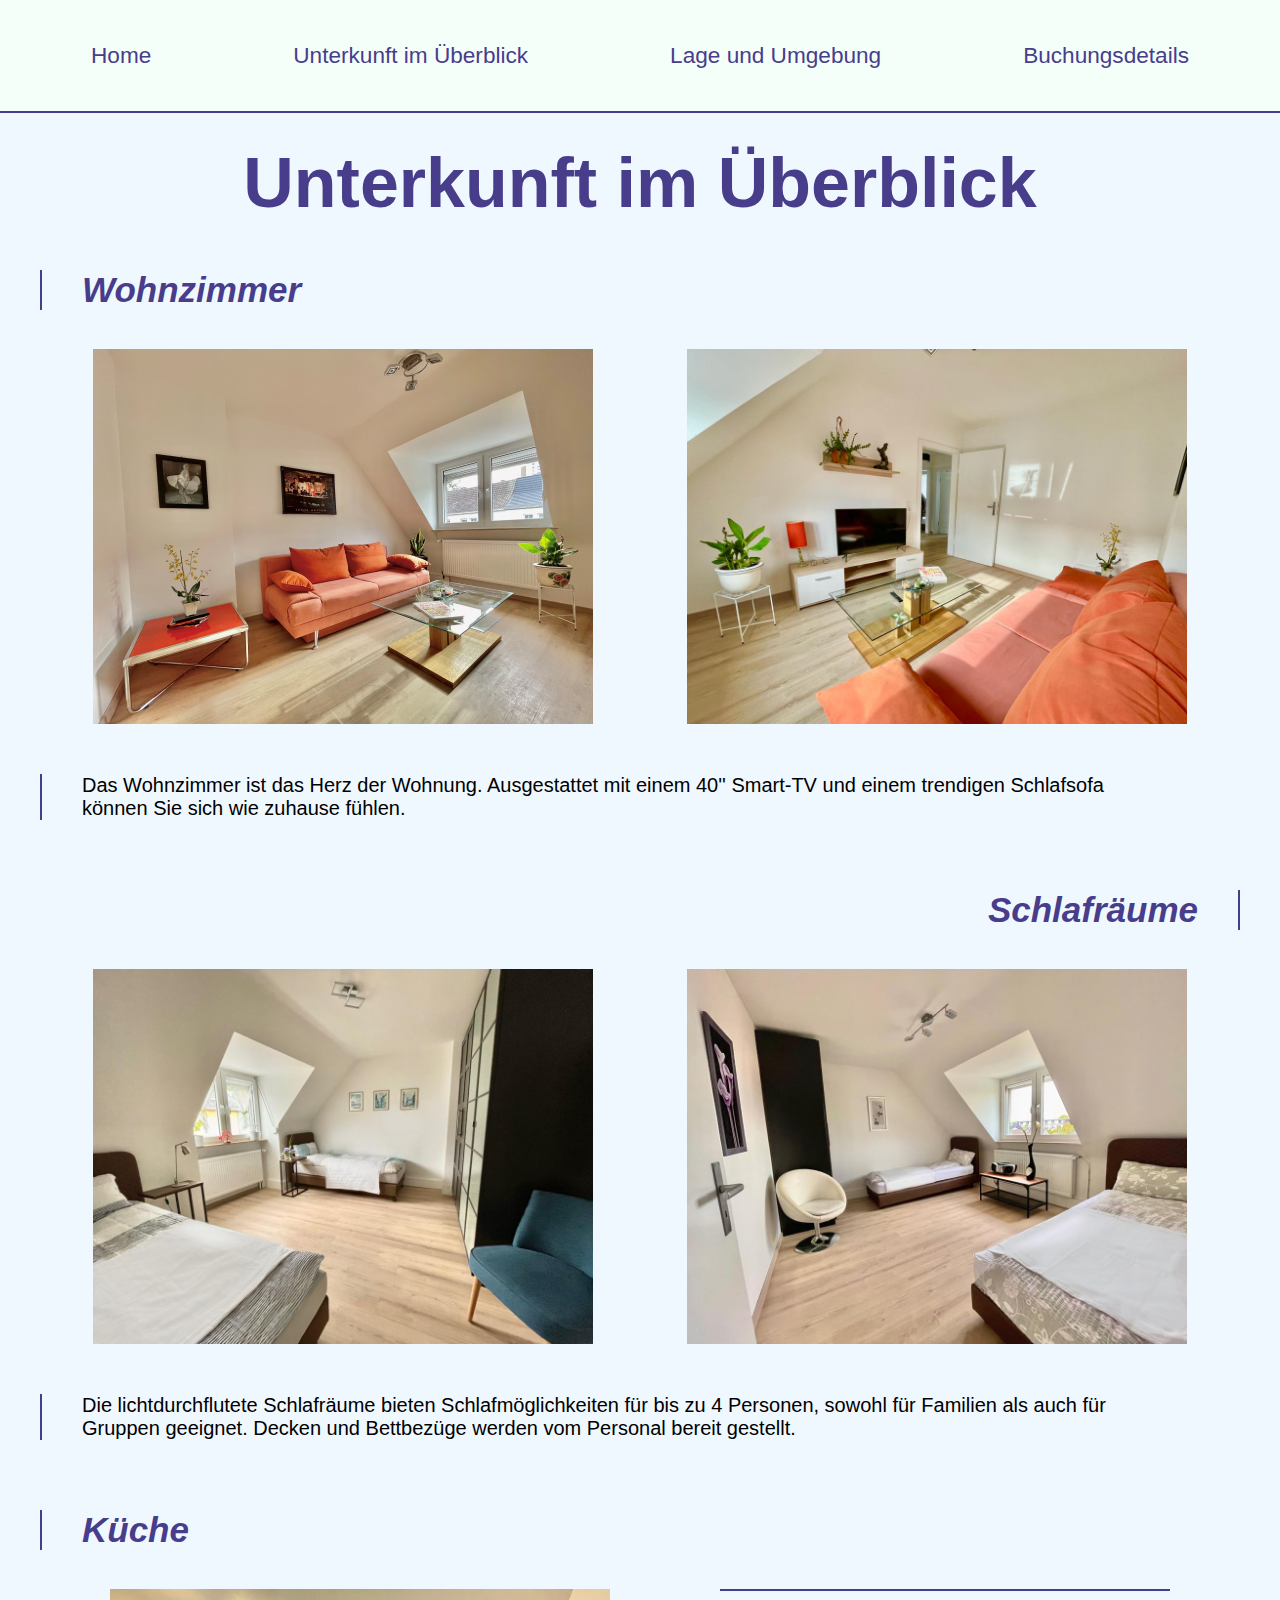
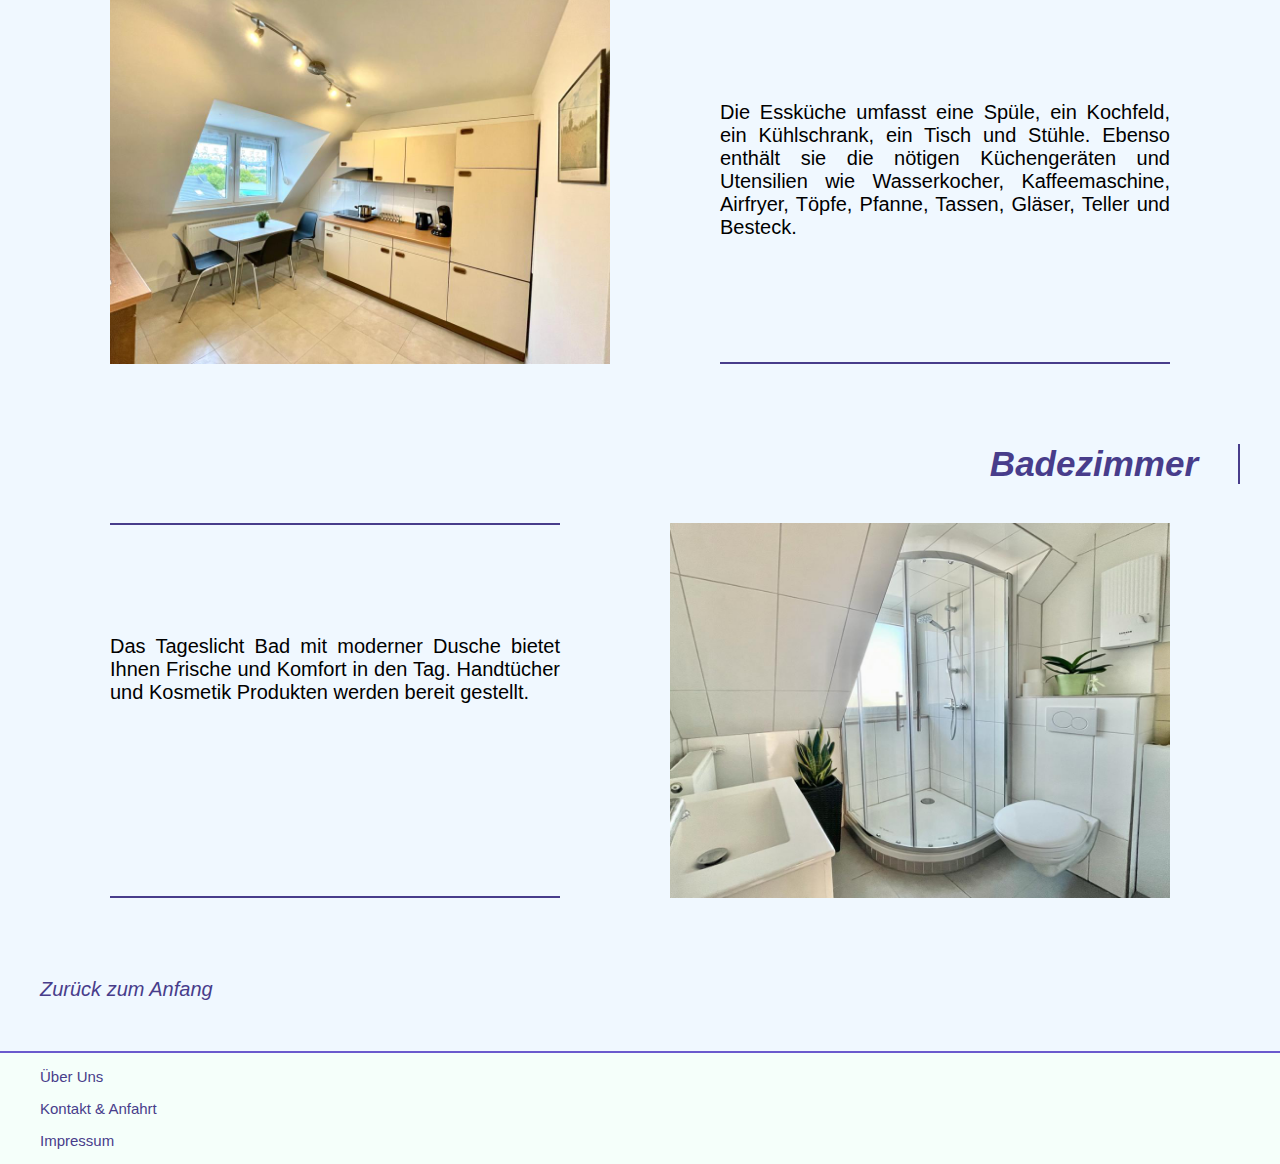
<file: überblick.html>
<!DOCTYPE html>
<html lang="de">
<head>
	<meta charset="utf-8" />
    <link rel="stylesheet" href="css.css">
    <title>Unterkunft im Überblick</title>
</head>

<body>
    <div id="top">
        <div class="menu">
            <ul>
                <li><a href="index.html">Home</a></li>
                <li><a href="überblick.html">Unterkunft im Überblick</a></li>
                <li><a href="umgebung.html">Lage und Umgebung</a></li>
                <li><a href="buchung.html">Buchungsdetails</a></li>
            </ul>
        </div>
    </div>
   
    <div class="background">

        <h1>Unterkunft im Überblick</h1>

        <div class="headline-left">
            <h2>Wohnzimmer</h2>
        </div>


        <div class="bild-neben-bild">
            <img src="wohnzimmer.jpg" alt="wohnzimmer" width="500"/>
            <img src="Wohnzimmer.jpeg" alt="wohnzimmer" width="500"/>
        </div>
        <div class="text-unten">
        <p>Das Wohnzimmer ist das Herz der Wohnung. Ausgestattet mit einem 40'' Smart-TV und einem trendigen Schlafsofa können Sie sich
            wie zuhause fühlen.
        </p>
        </div>



        <div class="headline-right">
            <h2>Schlafräume</h2>
        </div>

        <div class="bild-neben-bild">
            <img src="Zimmer 1.jpeg" alt="Schlafzimmer 1" width="500"/>
            <img src="Zimmer 2.jpeg" alt="Schlafzimmer 2" width="500"/>
        </div>
        <div class="text-unten">
        <p>Die lichtdurchflutete Schlafräume bieten Schlafmöglichkeiten für bis zu 4 Personen, 
            sowohl für Familien als auch für Gruppen geeignet. Decken und Bettbezüge werden vom Personal bereit gestellt.
        </p>
        </div>



        <div class="headline-left">
            <h2>Küche</h2>
        </div>

        <div class="bild-neben-text">
            <img src="Ess-Küche.jpeg" alt="Küche" width="500"/>
            <p>Die Essküche umfasst eine Spüle, ein Kochfeld, ein Kühlschrank, ein Tisch und Stühle.
                Ebenso enthält sie die nötigen Küchengeräten und Utensilien wie
            Wasserkocher, Kaffeemaschine, Airfryer, Töpfe, Pfanne, Tassen, Gläser, Teller und Besteck.</p>
        </div>


        <div class="headline-right">
            <h2>Badezimmer</h2>
        </div>
     
        <div class="bild-neben-text">
            <p>Das Tageslicht Bad mit moderner Dusche bietet Ihnen Frische und Komfort in den Tag. 
                Handtücher und Kosmetik Produkten werden bereit gestellt. 
            </p>
            <img src="Bad.jpeg" alt="Badezimmer" width="500" height="375"/>
        </div>
    
        <div class="zurück">
        <p><a href="#top">Zurück zum Anfang</a></p>
        </div>

    </div>


    <div class="end">
        <p><a href="überuns.html">Über Uns</a></p>
        <p><a href="kontakt.html">Kontakt & Anfahrt</a></p>
        <p><a href="impressum.html">Impressum</a></p>
    </div>

</body>
</file>
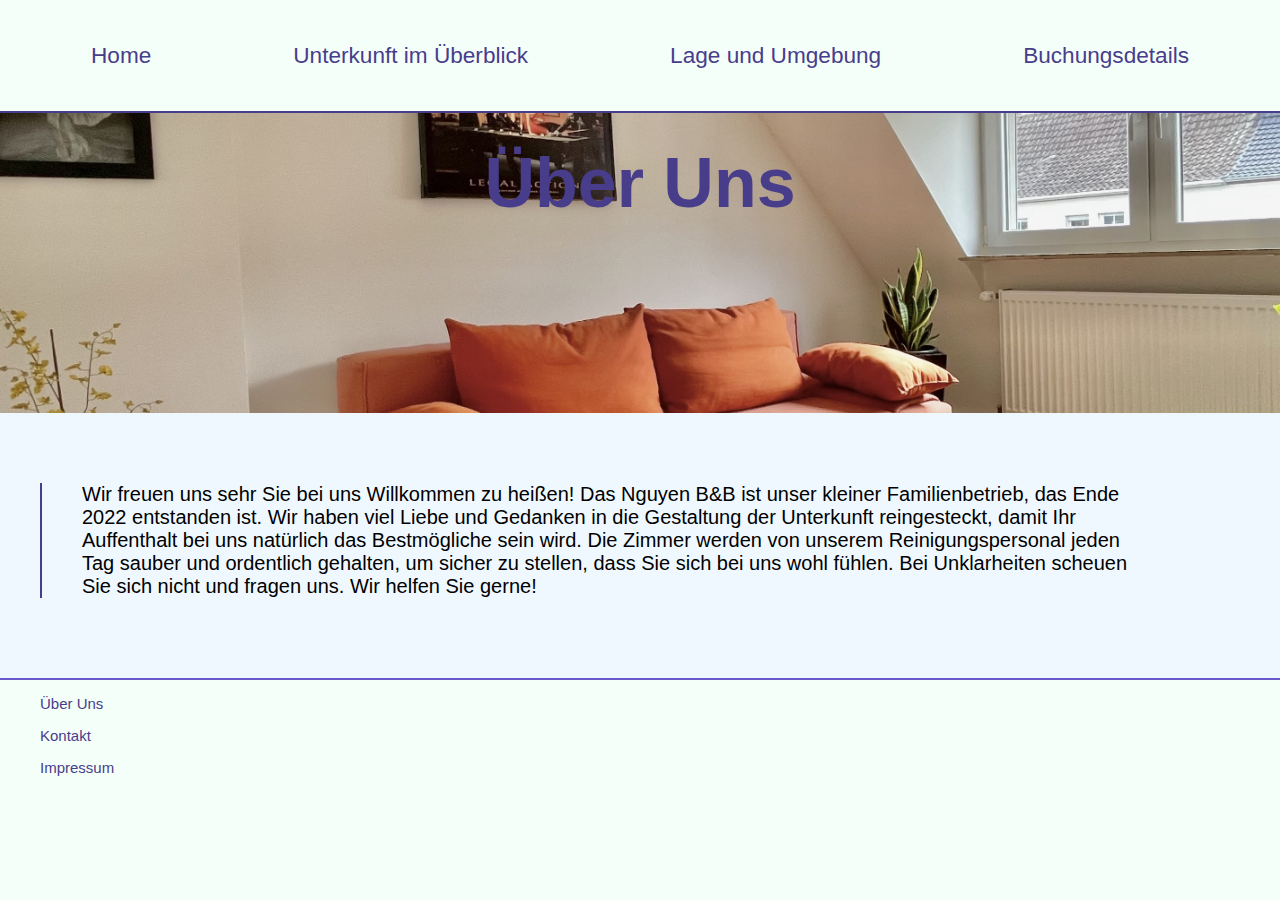
<file: überuns.html>
<!DOCTYPE html>
<html lang="de">
<head>
	<meta charset="utf-8" />
    <link rel="stylesheet" href="css.css">
    <title>Über Uns</title>
</head>
<body>
    <div id="top">
        <div class="menu">
            <ul>
                <li><a href="index.html">Home</a></li>
                <li><a href="überblick.html">Unterkunft im Überblick</a></li>
                <li><a href="umgebung.html">Lage und Umgebung</a></li>
                <li><a href="buchung.html">Buchungsdetails</a></li>
            </ul>
        </div>
    </div>

    <div class="background">
        <div class="team">
            <h1>Über Uns</h1>
        </div>

        <div class="text-unten">
            <p>Wir freuen uns sehr Sie bei uns Willkommen zu heißen! Das Nguyen B&B ist unser kleiner Familienbetrieb, das Ende 2022 entstanden ist.
                Wir haben viel Liebe und Gedanken in die Gestaltung der Unterkunft reingesteckt, damit Ihr Auffenthalt bei uns natürlich das Bestmögliche sein wird.
                Die Zimmer werden von unserem Reinigungspersonal jeden Tag sauber und ordentlich gehalten, um sicher zu stellen, dass Sie sich bei uns wohl fühlen.
                Bei Unklarheiten scheuen Sie sich nicht und fragen uns. Wir helfen Sie gerne!
             </p>
        </div>

    </div>

    <div class="end">
        <p><a href="überuns.html">Über Uns</a></p>
        <p><a href="kontakt.html">Kontakt</a></p>
        <p><a href="impressum.html">Impressum</a></p>
    </div>
</body>
</file>
<file: css.css>
html{
    font-family:'Trebuchet MS', 'Lucida Sans Unicode', 'Lucida Grande', 'Lucida Sans', Arial, sans-serif;
    font-size: 20px;
    background-color:mintcream; 
	overflow:visible;
}

body {
	margin:0px;
}

a{
	text-decoration: none;
	color:darkslateblue;
}

a:hover{
	color:green;
}

a:hover img{
    opacity: 0,5;
    mix-blend-mode:multiply;
}

.header {
	background: url(blume.jpg) no-repeat; 
	opacity: 100%;
	height: 600px;
	background-attachment: fixed;
	background-position: center;
	background-size:cover;
	margin: 0px;
    padding: 0px;
    margin-top: 0px;
}
.header h1{
    color:darkslateblue;
    font-size:74px;
    margin-top: 0px;
	padding-top: 153px;
	text-align: right;
	padding-right: 20px;

}

.menu ul{
	display: flex;
	flex-direction: row;
	justify-content: space-around;
	font-size: 113%;
	padding: 20px;
	list-style:none;
	background-color: mintcream;
}

.content{	
	display: flex;
	flex-direction: row;
	justify-content:space-evenly;
	padding-bottom: 0px;
	padding-top: 50px;
	border-top: solid 2px;
	border-color: slateblue;
	background-color: aliceblue;
}

.content p{
	text-align:justify;
	text-align-last:none ;
	max-width: 450px;
	margin-top: 80px;	
}

.p p{
	text-align: right;
	padding-bottom: 30px;
	margin-top:0px;
	margin-bottom: 0px;
	margin-right: 20px;
	background-color: aliceblue;
}

.end{
	padding-left: 40px;
	border-top: solid 2px;
	border-color: slateblue;
}

.end p{
	font-size: 15px;
}

h1{
	margin-top: 0px;
	color:darkslateblue;
    font-size:70px;
    margin-top: 0px;
	padding-top: 30px;
	text-align: center;
	
}

.headline-left h2{
	font-size:35px;
	padding-left:40px;
	margin-left: 40px;
	color:darkslateblue;
	font-style: italic;
	border-left:solid 2px;
	border-color: darkslateblue;
}

.bild-neben-bild {	
	display: flex;
	flex-direction: row;
	justify-content:space-evenly;
	padding-bottom: 30px;
	padding-top: 10px;
}

.text-unten p{
	border-left:solid 2px;
	border-color: darkslateblue;
	padding-left:40px;
	margin-left: 40px;
	max-width: 1050px;
	margin-bottom: 70px;
}

.headline-right h2{
	font-size:35px;
	padding-right:40px;
	margin-right: 40px;
	color:darkslateblue;
	font-style: italic;
	border-right:solid 2px;
	border-color: darkslateblue;
	text-align: right;
}

.bild-neben-text {
	display: flex;
	flex-direction: row;
	justify-content:space-evenly;
	padding-bottom: 0px;
	padding-top: 10px;
	margin-bottom: 80px;

}

.bild-neben-text p{
	text-align:justify;
	text-align-last:none ;
	max-width:450px;
	padding-top: 110px;
	margin-bottom: 0px;
	margin-top: 0px;
	border-bottom: solid 2px;
	border-top: solid 2px;
	border-color: darkslateblue;

}

.zurück{
	padding-left: 40px;
	padding-bottom: 20px;
	font-style: italic;
	
}

.background{
	background-color: aliceblue;
	border-top: solid 2px;
	border-color: darkslateblue;
	padding-bottom: 10px;
}
 
.lage{
	background: url(IMG-7532.jpg) no-repeat; 
	opacity: 100%;
	height: 500px;
	background-attachment: fixed;
	background-position: center;
	background-size:cover;
	margin: 0px;
    padding: 0px;
    margin-top: 0px;
}

.lage h1{
	margin-top: 0px;
	color:darkslateblue;
    font-size:70px;
    margin-top: 0px;
	padding-top: 30px;
	text-align: center;
	
}

.umgebung{
	display: flex;
	flex-direction: row;
	justify-content:space-evenly;
	padding-bottom: 40px;
	padding-top: 50px;
	background-color: aliceblue;
	
}

.umgebung p{
	text-align:justify;
	text-align-last:none ;
	max-width: 450px;
	margin-top: 80px;	
}

.activities{
	display: flex;
	flex-direction: row;
	justify-content:space-evenly;
	padding-bottom: 0px;
	padding-top: 10px;
	margin-bottom: 80px;

}

.activities p{
	text-align:justify;
	text-align-last:none ;
	max-width:450px;
	padding-top: 80px;
	margin-bottom: 0px;
	margin-top: 0px;
	border-bottom: solid 2px;
	border-top: solid 2px;
	border-color: darkslateblue;

}

.impressum{
	font-size: 16px;
	padding-bottom: 20px;
}

.impressum ul{
	list-style: none;
}

.bild-neben-text {
	display: flex;
	flex-direction: row;
	justify-content:space-evenly;
	padding-bottom: 0px;
	padding-top: 10px;
	margin-bottom: 80px;

}
.kontakt ul{
	list-style: none;
	color: darkslateblue;
	line-height: 140%;
	padding-top: 100px;
	border-bottom: solid 2px;
	border-top: solid 2px;
	border-color: darkslateblue;
	margin: 0px;
	padding-left:20px;
}

.kontakt{
	display: flex;
	flex-direction: row;
	justify-content:space-evenly;
	padding-bottom: 0px;
	padding-top: 10px;
	margin-bottom: 50px;

}

.text-unten-kontakt p{
	border-left:solid 2px;
	border-color: darkslateblue;
	padding-left:40px;
	margin-left: 40px;
	max-width: 1050px;
	margin-bottom: 30px;
}

.buchung{
	display: flex;
	flex-direction: row;
	justify-content:space-evenly;
	padding-left: 50px;
}

.buchung table{
	border-top:solid 2px;
	border-bottom:solid 2px;
	border-color: darkslateblue;
	padding-top: 50px;
	padding-bottom: 50px;
	margin-bottom: 15px;
}

.buchung tr, td{
	padding: 15px;
	padding-right: 50px;
	color: darkslateblue;
}

tr:hover{
	background-color:rgb(174, 168, 212) ;
}

.bemerkung{
	font-size: 13px;
	color: darkslateblue;
	text-align: right;
	margin-right: 100px;
	line-height: 60%;

}

.kalender td{
	padding:7px;
}

.kalender{
	display: flex;
	flex-direction: row;
	justify-content:space-evenly;
}

.kalender table{
	padding-bottom: 13px;
}

.monate {
	display: flex;
	flex-direction: row;
	justify-content:space-evenly;
	padding-top: 10px;
	border-top:dotted 1px;
}

.monate p{
	color: darkslateblue;
	font-weight: bold;
	justify-items: end;
	font-size: 21px;
	
}

.ausgebucht{
	color: green;
	font-weight: 600;
	background-color: rgb(180, 212, 180);
}

.zahlung{
	margin-left: 50px;
	
}
.zahlung tr:hover{
	background-color:rgb(174, 168, 212) ;
}

.jetzt p{
	border: solid 1px;
	border-radius: 30px;
	border-color: rgb(174, 168, 212);
	font-size: 30px;
	padding: 20px;
	background-color:rgb(174, 168, 212) ;
}

.jetzt{
	display: flex;
	flex-direction: row;
	justify-content:space-evenly;
	margin-bottom: 20px;
	margin-top: 20px;
}

.über{
	background: url(blume.jpg) no-repeat; 
	opacity: 100%;
	height: 150px;
	background-attachment: fixed;
	background-position: center;
	background-size:cover;
	margin: 0px;
    padding: 0px;
    margin-top: 0px;
}

.über h1{
	text-align: right;
	margin-right: 70px;
}

.team{
	background: url(neu.jpg) no-repeat; 
	opacity: 100%;
	height: 300px;
	background-attachment: fixed;
	background-position: center;
	background-size:cover;
	margin: 0px;
    padding: 0px;
    margin-top: 0px;
	margin-bottom: 70px;
}

.team h1{
	margin-bottom: 50px;
}
</file>
